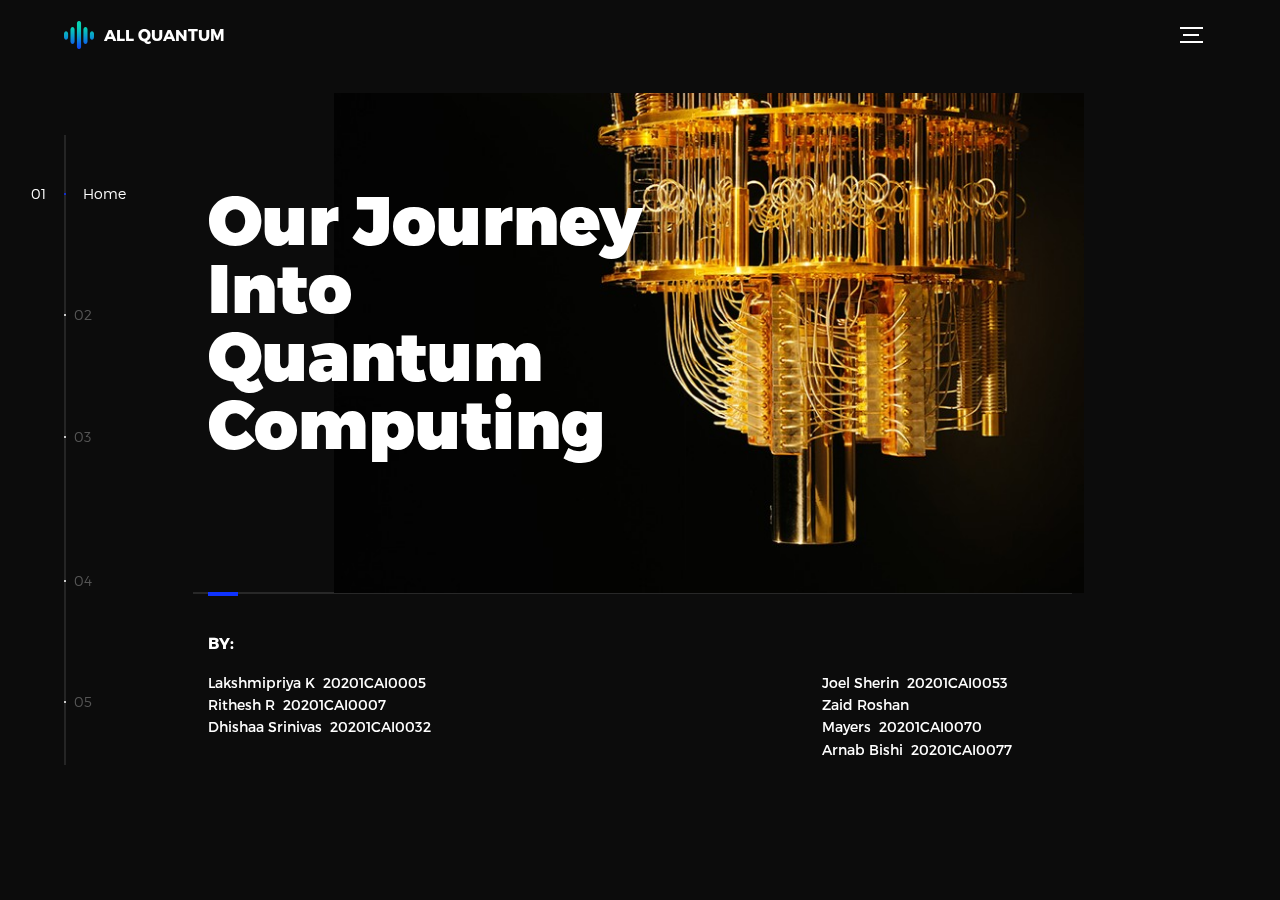
<file: index.html>
<!DOCTYPE html>
<html lang="en">
<head>
  <title>All Quantum</title>
  <meta charset="utf-8">
  <meta name="viewport" content="width=device-width, initial-scale=1">
  <meta http-equiv="X-UA-Compatible" content="IE=edge">
  <meta name="description" content="HTML5 website ">
  <meta name="keywords" content="global, html, sass, jquery">
  <meta name="author" content="Bucky Maler">
  <link rel="stylesheet" href="assets/css/main.css">
</head>
<body>

<!-- notification for small viewports and landscape oriented smartphones -->
<div class="device-notification">
  <a class="device-notification--logo" href="#0">
    <img src="assets/img/logo.png" alt="All Quantum">
    <p>All Quantum</p>
  </a>
  <p class="device-notification--message">Our Blog has so much to offer that we must request you orient your device to portrait or find a larger screen. You won't be disappointed.</p>
</div>

<div class="perspective effect-rotate-left">
  <div class="container"><div class="outer-nav--return"></div>
    <div id="viewport" class="l-viewport">
      <div class="l-wrapper">
        <header class="header">
          <a class="header--logo" href="#0">
            <img src="assets/img/logo.png" alt="All Quantum">
            <p>All Quantum</p>
          </a>
          
          <div class="header--nav-toggle">
            <span></span>
          </div>
        </header>
        <nav class="l-side-nav">
          <ul class="side-nav">
            <li class="is-active"><span>Home</span></li>
            <li><span>Introduction</span></li>
            <li><span>Hardy Paradox</span></li>
            <li><span>Qiskit</span></li>
            <li><span>Applications</span></li>
          </ul>
        </nav>
        <ul class="l-main-content main-content">
          <li class="l-section section section--is-active">
            <div class="intro">
              <div class="intro--banner">
                <h1>Our Journey<br>Into<br>Quantum<br>Computing</h1>
                <img src="img2.jpg" alt="Welcome" height="500px">
              </div>
              <div class="intro--options">
                <a href="#0">
                  <h3>By:</h3>
                  <p>Lakshmipriya K&nbsp;&nbsp;20201CAI0005<br>
                     Rithesh R&nbsp;&nbsp;20201CAI0007<br>
                     Dhishaa Srinivas&nbsp;&nbsp;20201CAI0032<br></p>
                </a>
                <a href="#0">
                  <h3><br></h3>
                  <p>Joel Sherin&nbsp;&nbsp;20201CAI0053<br>
                    Zaid Roshan Mayers&nbsp;&nbsp;20201CAI0070<br>
                    Arnab Bishi&nbsp;&nbsp;20201CAI0077<br></p>
                  </a>
              </div>
            </div>
          </li>
          <li class="l-section section">
            <div class="work">
              <h2>Introduction</h2>
              <div class="work--lockup">
                <p>Hello, fellow readers! Today, we want to share with our my incredible journey into the fascinating world of quantum computing.<br>Over the past few months, we've 
                  dived deep into this field, exploring its intricacies, challenges, and potential applications. In this<br> blog post, we'll provide an overview of what we've learned and reflect 
                  on the overall experience. So, let's get started!</p>
                  <img src="img3.png" height="300px">
                <h2>The Quantum Leap</h2>
                <p>Quantum computing, a revolutionary concept that combines principles from quantum mechanics and computer science, has <br>always intrigued us. From the foundational principles of superposition 
                  and entanglement to the complex algorithms and quantum<br> gates, every aspect of quantum computing is a mind-bending adventure.</p>
                  <p>Throughout our journey, we've explored numerous resources, including the Qiskit Textbook, research papers, and online courses. 
                    These materials have allowed us to grasp the fundamentals of quantum computing, such as qubits, quantum gates, and quantum circuits. Additionally, we've
                     gained an understanding of quantum algorithms, including the famous Shor's algorithm for factoring large numbers and Grover's algorithm for unstructured search problems.</p>
            </div>
          </li>
          <li class="l-section section">
            <div class="about">
              <div class="about--banner">
                <h2 style="font-size: xx-large;">The<br>Hardy<br>Paradox</h2>
                <p style="font-size: small;">While delving into quantum computing, we came across <br>an intriguing puzzle known as the Hardy Paradox. 
                  The <br>Hardy Paradox is a thought experiment that challenges<br> our classical intuition by highlighting the peculiar 
                  behavior <br>of quantum systems. In a nutshell, it demonstrates<br> the concept of non-locality and how <br>two particles can 
                  exhibit seemingly contradictory <br> properties.In my blog post targeted at "someone who loves <br> puzzles," We explain the 
                  Hardy Paradox in an accessible<br> manner,showcasing the wonders of quantum mechanics<br>  through this captivating puzzle.</p>
                  <span>
                    <a href="hardy.html"><button style="color: black; border-radius: 10px;">Learn more!</button></a>
                  </span>
                </a>
                <img src="img4.jpg" alt="About Us" height="560px" width="500px">
              </div>
              
            </div>
          </li>
          <li class="l-section section">
            <div class="work">
              <h2>Contributing to Qiskit Textbook</h2>
              <div class="work--lockup">
                  <img src="img5.jpg" height="300px" width="900px">
                <p font aria-setsize="20%">As we deepened my understanding of quantum computing, we noticed an open issue on the Qiskit Textbook GitHub repository.<br>
                   With excitement and enthusiasm, we decided to contribute to the open-source community by addressing the issue.<br> 
                   After careful research and coding, we proposed a solution and submitted a pull request. It was an empowering experience<br>
                    to actively participate in the development of a resource that had aided me throughout our journey.</p>
                    <span>
                      <a href="app.html"><button style="color: black; border-radius: 10px;">Learn more!</button></a>
                    </span>
            </div>
          </li>
          <li class="l-section section">
            <div class="hire">
              <h2>Exploring the Potential Applications of 
                Quantum Computing</h2>
              <div class="work--lockup">
                  <img src="img6.webp" height="300px" width="700px">
                <p font aria-setsize="20%">One of the most thrilling aspects of quantum computing is its potential for solving complex problems 
                  that are infeasible for classical computers. During our research, we investigated the proposed application of quantum computing
                   in optimizing supply chain management. By leveraging the power of quantum algorithms, it is believed that supply chains can be 
                   optimized more efficiently, reducing costs and increasing overall productivity. However, it's important to be wary of bold 
                   claims and pseudoscience, and thus, in our blog post,we provide a balanced assessment of the advantages we can expect and the 
                   performance requirements we'll need from a quantum computer to achieve such benefits.</p>
                    <span>
                      <a href="app.html"><button style="color: black; border-radius: 10px;">Learn more!</button></a>
                    </span>
            </div>
          </li>
        </ul>
      </div>
    </div>
  </div>
  <ul class="outer-nav">
    <li class="is-active">Home</li>
    <li><span>Introduction</span></li>
            <li><span>Hardy Paradox</span></li>
            <li><span>Qiskit</span></li>
            <li><span>Applications</span></li>
  </ul>
</div>

<script src="https://ajax.googleapis.com/ajax/libs/jquery/2.2.4/jquery.min.js"></script>
<script>window.jQuery || document.write('<script src="assets/js/vendor/jquery-2.2.4.min.js"><\/script>')</script>
<script src="assets/js/functions-min.js"></script>
</body>
</html>
</file>
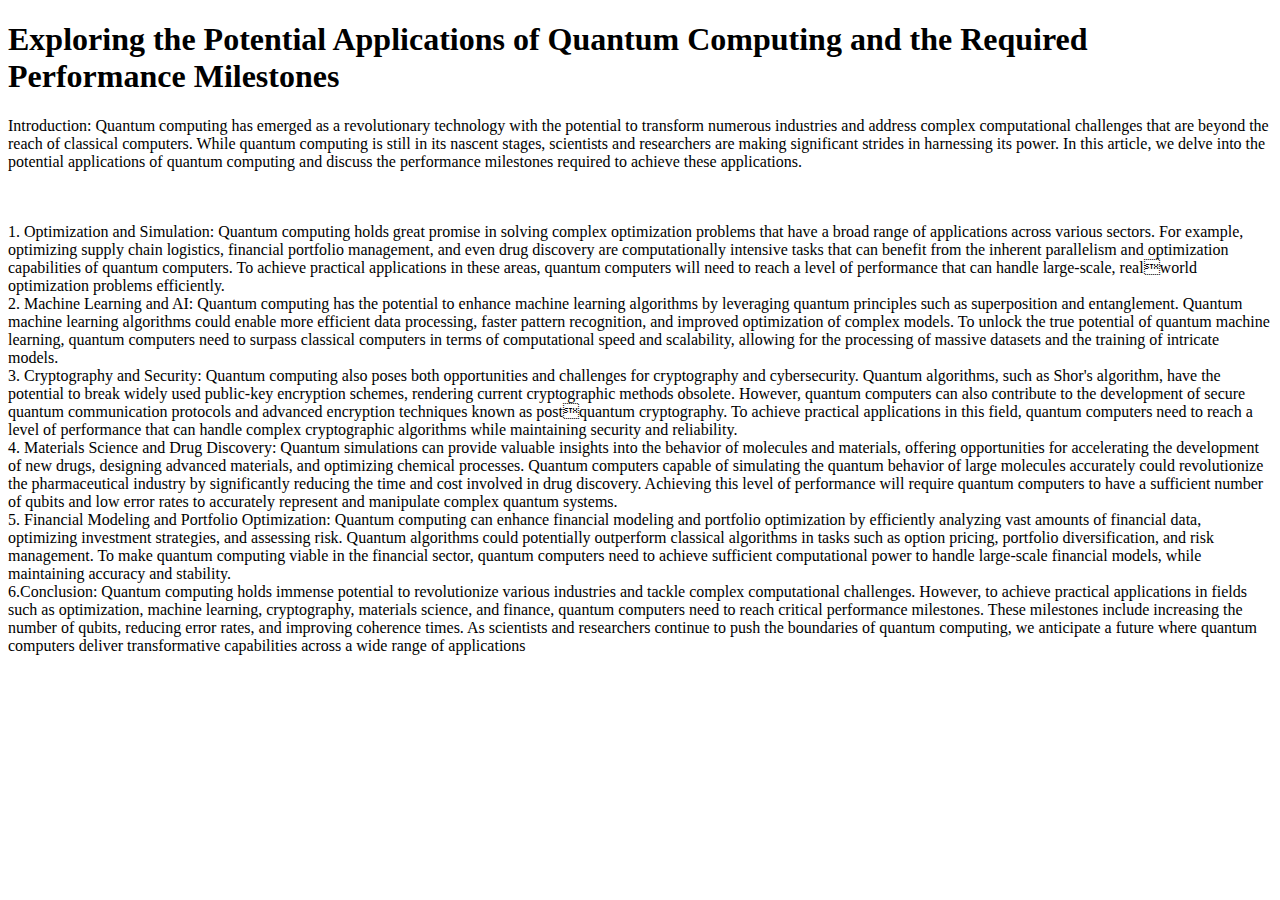
<file: app.html>
<!DOCTYPE html>
<html lang="en">
<head>
    <meta charset="UTF-8">
    <meta http-equiv="X-UA-Compatible" content="IE=edge">
    <meta name="viewport" content="width=device-width, initial-scale=1.0">
    <title>Document</title>
</head>
<body><h1>Exploring the Potential Applications of 
    Quantum Computing and the Required 
    Performance Milestones</h1>
    <p>Introduction: Quantum computing has emerged as a revolutionary technology with the potential to 
        transform numerous industries and address complex computational challenges that are beyond the 
        reach of classical computers. While quantum computing is still in its nascent stages, scientists and 
        researchers are making significant strides in harnessing its power. In this article, we delve into the 
        potential applications of quantum computing and discuss the performance milestones required to 
        achieve these applications.<br><br></p>
        <p><br>1. Optimization and Simulation: Quantum computing holds great promise in solving complex 
            optimization problems that have a broad range of applications across various sectors. For 
            example, optimizing supply chain logistics, financial portfolio management, and even drug 
            discovery are computationally intensive tasks that can benefit from the inherent parallelism and 
            optimization capabilities of quantum computers. To achieve practical applications in these areas, 
            quantum computers will need to reach a level of performance that can handle large-scale, realworld optimization problems efficiently.
            <br>2. Machine Learning and AI: Quantum computing has the potential to enhance machine learning 
            algorithms by leveraging quantum principles such as superposition and entanglement. Quantum 
            machine learning algorithms could enable more efficient data processing, faster pattern 
            recognition, and improved optimization of complex models. To unlock the true potential of 
            quantum machine learning, quantum computers need to surpass classical computers in terms of 
            computational speed and scalability, allowing for the processing of massive datasets and the 
            training of intricate models.
            <br>3. Cryptography and Security: Quantum computing also poses both opportunities and challenges 
            for cryptography and cybersecurity. Quantum algorithms, such as Shor's algorithm, have the 
            potential to break widely used public-key encryption schemes, rendering current cryptographic 
            methods obsolete. However, quantum computers can also contribute to the development of 
            secure quantum communication protocols and advanced encryption techniques known as postquantum cryptography. To achieve practical applications in this field, quantum computers need 
            to reach a level of performance that can handle complex cryptographic algorithms while 
            maintaining security and reliability.
            <br>4. Materials Science and Drug Discovery: Quantum simulations can provide valuable insights into 
            the behavior of molecules and materials, offering opportunities for accelerating the 
            development of new drugs, designing advanced materials, and optimizing chemical processes. 
            Quantum computers capable of simulating the quantum behavior of large molecules accurately 
            could revolutionize the pharmaceutical industry by significantly reducing the time and cost 
            involved in drug discovery. Achieving this level of performance will require quantum computers 
            to have a sufficient number of qubits and low error rates to accurately represent and manipulate 
            complex quantum systems.
            <br>5. Financial Modeling and Portfolio Optimization: Quantum computing can enhance financial 
            modeling and portfolio optimization by efficiently analyzing vast amounts of financial data, 
            optimizing investment strategies, and assessing risk. Quantum algorithms could potentially 
            outperform classical algorithms in tasks such as option pricing, portfolio diversification, and risk 
            management. To make quantum computing viable in the financial sector, quantum computers 
            need to achieve sufficient computational power to handle large-scale financial models, while 
            maintaining accuracy and stability.
            <br>6.Conclusion: Quantum computing holds immense potential to revolutionize various industries and tackle 
            complex computational challenges. However, to achieve practical applications in fields such as 
            optimization, machine learning, cryptography, materials science, and finance, quantum computers need 
            to reach critical performance milestones. These milestones include increasing the number of qubits, 
            reducing error rates, and improving coherence times. As scientists and researchers continue to push the 
            boundaries of quantum computing, we anticipate a future where quantum computers deliver 
            transformative capabilities across a wide range of applications</p>
    </body>
    </html>
</file>
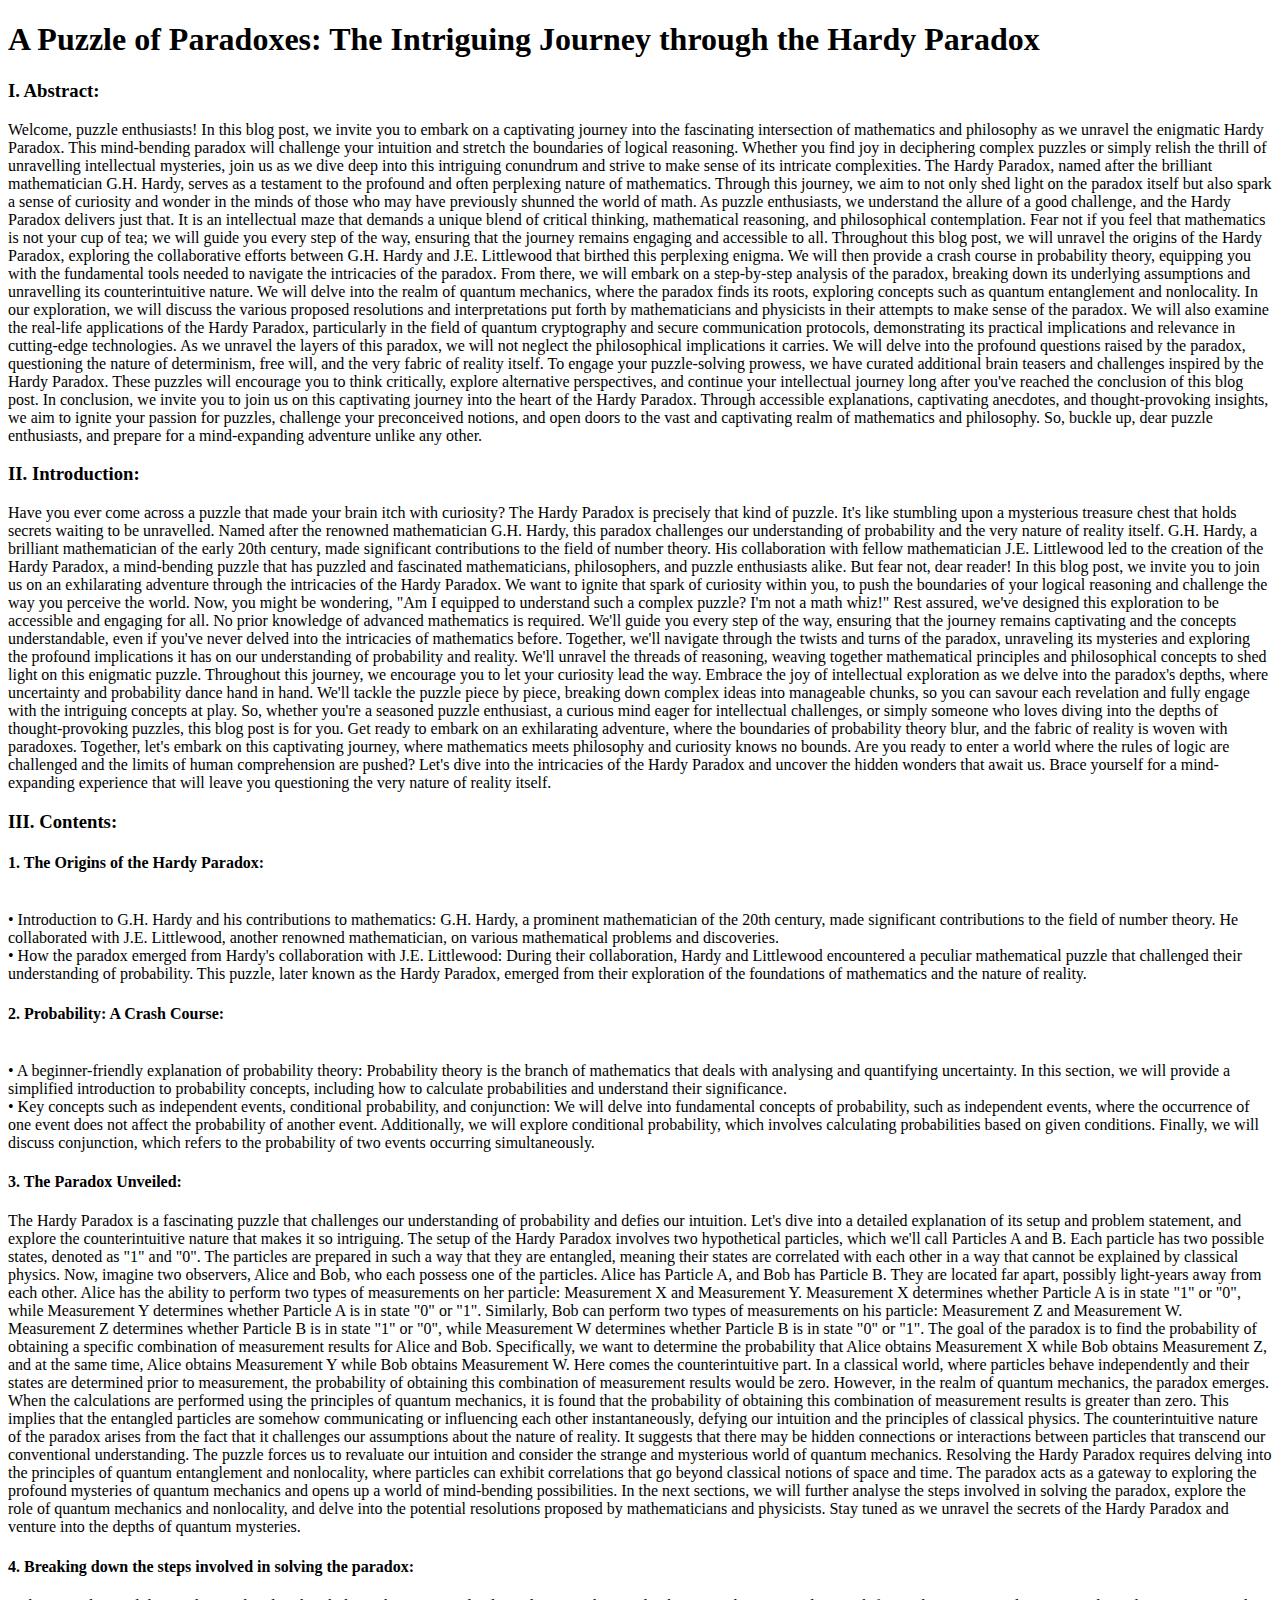
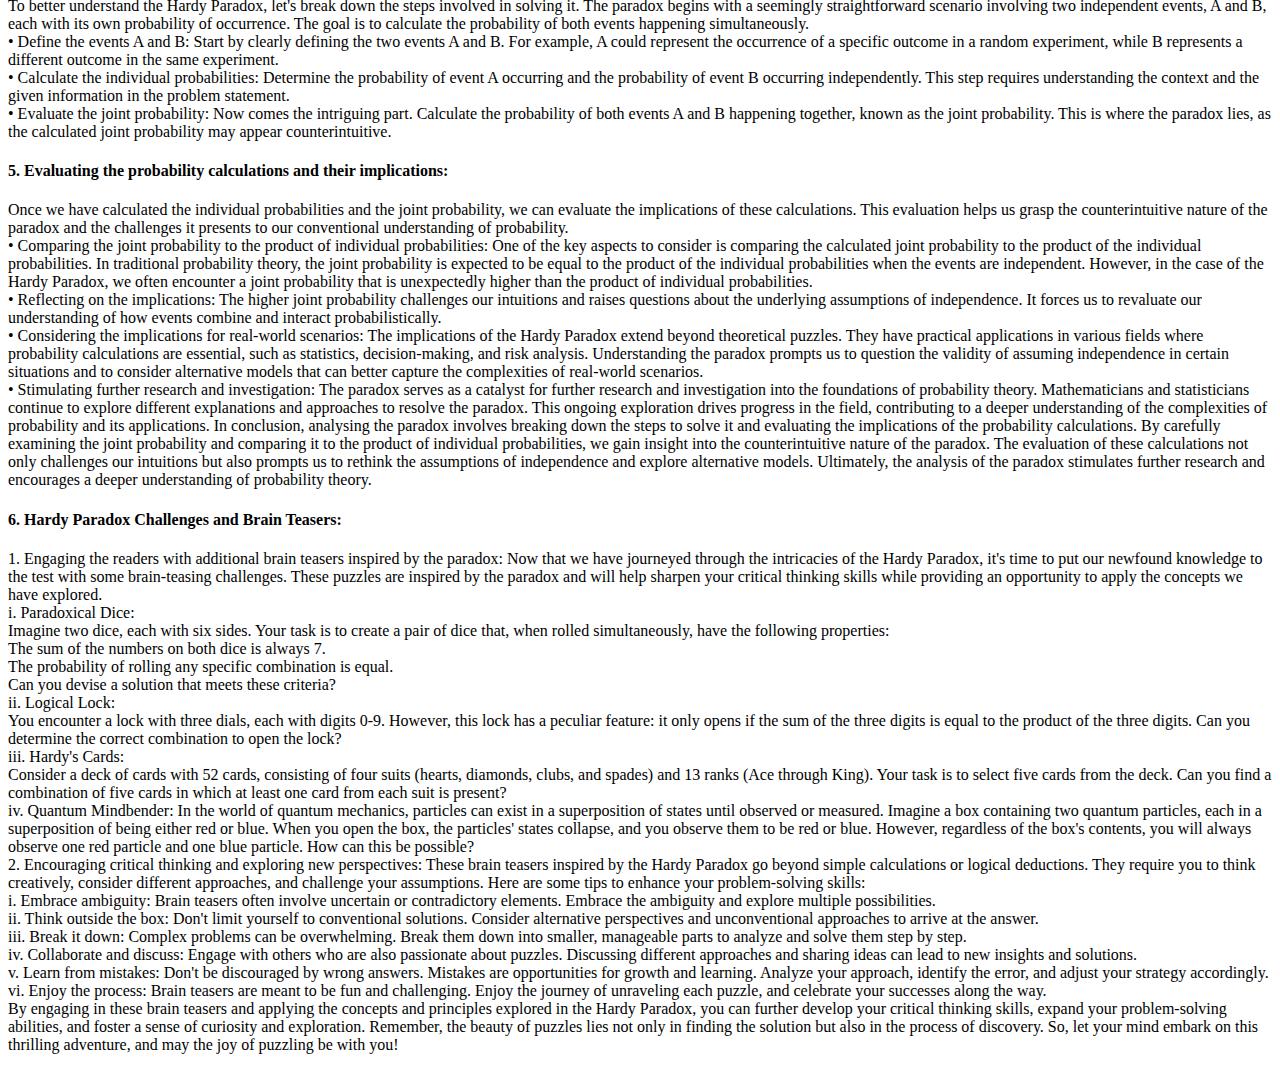
<file: hardy.html>
<!DOCTYPE html>
<html lang="en">
<head>
    <meta charset="UTF-8">
    <meta http-equiv="X-UA-Compatible" content="IE=edge">
    <meta name="viewport" content="width=device-width, initial-scale=1.0">
    <title>Document</title>
</head>
<body>
    <h1>A Puzzle of Paradoxes: The Intriguing Journey through the Hardy Paradox</h1>
    <h3>I.	Abstract:</h3>
    <p>Welcome, puzzle enthusiasts! In this blog post, we invite you to embark on a captivating journey into the fascinating intersection of mathematics and philosophy as we unravel the enigmatic Hardy Paradox. This mind-bending paradox will challenge your intuition and stretch the boundaries of logical reasoning. Whether you find joy in deciphering complex puzzles or simply relish the thrill of unravelling intellectual mysteries, join us as we dive deep into this intriguing conundrum and strive to make sense of its intricate complexities. The Hardy Paradox, named after the brilliant mathematician G.H. Hardy, serves as a testament to the profound and often perplexing nature of mathematics. Through this journey, we aim to not only shed light on the paradox itself but also spark a sense of curiosity and wonder in the minds of those who may have previously shunned the world of math. As puzzle enthusiasts, we understand the allure of a good challenge, and the Hardy Paradox delivers just that. It is an intellectual maze that demands a unique blend of critical thinking, mathematical reasoning, and philosophical contemplation. Fear not if you feel that mathematics is not your cup of tea; we will guide you every step of the way, ensuring that the journey remains engaging and accessible to all. Throughout this blog post, we will unravel the origins of the Hardy Paradox, exploring the collaborative efforts between G.H. Hardy and J.E. Littlewood that birthed this perplexing enigma. We will then provide a crash course in probability theory, equipping you with the fundamental tools needed to navigate the intricacies of the paradox. From there, we will embark on a step-by-step analysis of the paradox, breaking down its underlying assumptions and unravelling its counterintuitive nature. We will delve into the realm of quantum mechanics, where the paradox finds its roots, exploring concepts such as quantum entanglement and nonlocality.

        In our exploration, we will discuss the various proposed resolutions and interpretations put forth by mathematicians and physicists in their attempts to make sense of the paradox. We will also examine the real-life applications of the Hardy Paradox, particularly in the field of quantum cryptography and secure communication protocols, demonstrating its practical implications and relevance in cutting-edge technologies. As we unravel the layers of this paradox, we will not neglect the philosophical implications it carries. We will delve into the profound questions raised by the paradox, questioning the nature of determinism, free will, and the very fabric of reality itself. To engage your puzzle-solving prowess, we have curated additional brain teasers and challenges inspired by the Hardy Paradox. These puzzles will encourage you to think critically, explore alternative perspectives, and continue your intellectual journey long after you've reached the conclusion of this blog post. In conclusion, we invite you to join us on this captivating journey into the heart of the Hardy Paradox. Through accessible explanations, captivating anecdotes, and thought-provoking insights, we aim to ignite your passion for puzzles, challenge your preconceived notions, and open doors to the vast and captivating realm of mathematics and philosophy. So, buckle up, dear puzzle enthusiasts, and prepare for a mind-expanding adventure unlike any other.
        </p>
    <h3>II.	Introduction:</h3></h3>
    <p>Have you ever come across a puzzle that made your brain itch with curiosity? The Hardy Paradox is precisely that kind of puzzle. It's like stumbling upon a mysterious treasure chest that holds secrets waiting to be unravelled. Named after the renowned mathematician G.H. Hardy, this paradox challenges our understanding of probability and the very nature of reality itself. G.H. Hardy, a brilliant mathematician of the early 20th century, made significant contributions to the field of number theory. His collaboration with fellow mathematician J.E. Littlewood led to the creation of the Hardy Paradox, a mind-bending puzzle that has puzzled and fascinated mathematicians, philosophers, and puzzle enthusiasts alike. But fear not, dear reader! In this blog post, we invite you to join us on an exhilarating adventure through the intricacies of the Hardy Paradox. We want to ignite that spark of curiosity within you, to push the boundaries of your logical reasoning and challenge the way you perceive the world. Now, you might be wondering, "Am I equipped to understand such a complex puzzle? I'm not a math whiz!" Rest assured, we've designed this exploration to be accessible and engaging for all. No prior knowledge of advanced mathematics is required. We'll guide you every step of the way, ensuring that the journey remains captivating and the concepts understandable, even if you've never delved into the intricacies of mathematics before. Together, we'll navigate through the twists and turns of the paradox, unraveling its mysteries and exploring the profound implications it has on our understanding of probability and reality. We'll unravel the threads of reasoning, weaving together mathematical principles and philosophical concepts to shed light on this enigmatic puzzle.

        Throughout this journey, we encourage you to let your curiosity lead the way. Embrace the joy of intellectual exploration as we delve into the paradox's depths, where uncertainty and probability dance hand in hand. We'll tackle the puzzle piece by piece, breaking down complex ideas into manageable chunks, so you can savour each revelation and fully engage with the intriguing concepts at play. So, whether you're a seasoned puzzle enthusiast, a curious mind eager for intellectual challenges, or simply someone who loves diving into the depths of thought-provoking puzzles, this blog post is for you. Get ready to embark on an exhilarating adventure, where the boundaries of probability theory blur, and the fabric of reality is woven with paradoxes. Together, let's embark on this captivating journey, where mathematics meets philosophy and curiosity knows no bounds. Are you ready to enter a world where the rules of logic are challenged and the limits of human comprehension are pushed? Let's dive into the intricacies of the Hardy Paradox and uncover the hidden wonders that await us. Brace yourself for a mind-expanding experience that will leave you questioning the very nature of reality itself.
        </p>
    <h3>III.	Contents:</h3>
    <h4>1. The Origins of the Hardy Paradox:</h4>
    <p><br>•	Introduction to G.H. Hardy and his contributions to mathematics: G.H. Hardy, a prominent mathematician of the 20th century, made significant contributions to the field of number theory. He collaborated with J.E. Littlewood, another renowned mathematician, on various mathematical problems and discoveries.
       <br>•	How the paradox emerged from Hardy's collaboration with J.E. Littlewood: During their collaboration, Hardy and Littlewood encountered a peculiar mathematical puzzle that challenged their understanding of probability. This puzzle, later known as the Hardy Paradox, emerged from their exploration of the foundations of mathematics and the nature of reality.
    </p>
    <h4>2. Probability: A Crash Course:</h4>
    <p><br>•	A beginner-friendly explanation of probability theory: Probability theory is the branch of mathematics that deals with analysing and quantifying uncertainty. In this section, we will provide a simplified introduction to probability concepts, including how to calculate probabilities and understand their significance.
       <br>•	Key concepts such as independent events, conditional probability, and conjunction: We will delve into fundamental concepts of probability, such as independent events, where the occurrence of one event does not affect the probability of another event. Additionally, we will explore conditional probability, which involves calculating probabilities based on given conditions. Finally, we will discuss conjunction, which refers to the probability of two events occurring simultaneously.
    </p>
    <h4>3. The Paradox Unveiled:</h4>
    <p>The Hardy Paradox is a fascinating puzzle that challenges our understanding of probability and defies our intuition. Let's dive into a detailed explanation of its setup and problem statement, and explore the counterintuitive nature that makes it so intriguing. The setup of the Hardy Paradox involves two hypothetical particles, which we'll call Particles A and B. Each particle has two possible states, denoted as "1" and "0". The particles are prepared in such a way that they are entangled, meaning their states are correlated with each other in a way that cannot be explained by classical physics. Now, imagine two observers, Alice and Bob, who each possess one of the particles. Alice has Particle A, and Bob has Particle B. They are located far apart, possibly light-years away from each other. Alice has the ability to perform two types of measurements on her particle: Measurement X and Measurement Y. Measurement X determines whether Particle A is in state "1" or "0", while Measurement Y determines whether Particle A is in state "0" or "1". Similarly, Bob can perform two types of measurements on his particle: Measurement Z and Measurement W. Measurement Z determines whether Particle B is in state "1" or "0", while Measurement W determines whether Particle B is in state "0" or "1". The goal of the paradox is to find the probability of obtaining a specific combination of measurement results for Alice and Bob. Specifically, we want to determine the probability that Alice obtains Measurement X while Bob obtains Measurement Z, and at the same time, Alice obtains Measurement Y while Bob obtains Measurement W.
        Here comes the counterintuitive part. In a classical world, where particles behave independently and their states are determined prior to measurement, the probability of obtaining this combination of measurement results would be zero. However, in the realm of quantum mechanics, the paradox emerges. When the calculations are performed using the principles of quantum mechanics, it is found that the probability of obtaining this combination of measurement results is greater than zero. This implies that the entangled particles are somehow communicating or influencing each other instantaneously, defying our intuition and the principles of classical physics. The counterintuitive nature of the paradox arises from the fact that it challenges our assumptions about the nature of reality. It suggests that there may be hidden connections or interactions between particles that transcend our conventional understanding. The puzzle forces us to revaluate our intuition and consider the strange and mysterious world of quantum mechanics. Resolving the Hardy Paradox requires delving into the principles of quantum entanglement and nonlocality, where particles can exhibit correlations that go beyond classical notions of space and time. The paradox acts as a gateway to exploring the profound mysteries of quantum mechanics and opens up a world of mind-bending possibilities. In the next sections, we will further analyse the steps involved in solving the paradox, explore the role of quantum mechanics and nonlocality, and delve into the potential resolutions proposed by mathematicians and physicists. Stay tuned as we unravel the secrets of the Hardy Paradox and venture into the depths of quantum mysteries.
    </p>
    <h4>4. Breaking down the steps involved in solving the paradox:</h4>
    <p> To better understand the Hardy Paradox, let's break down the steps involved in solving it. The paradox begins with a seemingly straightforward scenario involving two independent events, A and B, each with its own probability of occurrence. The goal is to calculate the probability of both events happening simultaneously.
        <br>•	Define the events A and B:  Start by clearly defining the two events A and B. For example, A could represent the occurrence of a specific outcome in a random experiment, while B represents a different outcome in the same experiment.
        <br>•	Calculate the individual probabilities: Determine the probability of event A occurring and the probability of event B occurring independently. This step requires understanding the context and the given information in the problem statement.
        <br>•	Evaluate the joint probability:  Now comes the intriguing part. Calculate the probability of both events A and B happening together, known as the joint probability. This is where the paradox lies, as the calculated joint probability may appear counterintuitive.
    </p>
    <h4>5. Evaluating the probability calculations and their implications:</h4>
    <p>Once we have calculated the individual probabilities and the joint probability, we can evaluate the implications of these calculations. This evaluation helps us grasp the counterintuitive nature of the paradox and the challenges it presents to our conventional understanding of probability.
        <br>•	Comparing the joint probability to the product of individual probabilities:  One of the key aspects to consider is comparing the calculated joint probability to the product of the individual probabilities. In traditional probability theory, the joint probability is expected to be equal to the product of the individual probabilities when the events are independent. However, in the case of the Hardy Paradox, we often encounter a joint probability that is unexpectedly higher than the product of individual probabilities.
        <br>•	Reflecting on the implications: The higher joint probability challenges our intuitions and raises questions about the underlying assumptions of independence. It forces us to revaluate our understanding of how events combine and interact probabilistically.
        <br>•	Considering the implications for real-world scenarios: The implications of the Hardy Paradox extend beyond theoretical puzzles. They have practical applications in various fields where probability calculations are essential, such as statistics, decision-making, and risk analysis. Understanding the paradox prompts us to question the validity of assuming independence in certain situations and to consider alternative models that can better capture the complexities of real-world scenarios.
        <br>•	Stimulating further research and investigation: The paradox serves as a catalyst for further research and investigation into the foundations of probability theory. Mathematicians and statisticians continue to explore different explanations and approaches to resolve the paradox. This ongoing exploration drives progress in the field, contributing to a deeper understanding of the complexities of probability and its applications.
        In conclusion, analysing the paradox involves breaking down the steps to solve it and evaluating the implications of the probability calculations. By carefully examining the joint probability and comparing it to the product of individual probabilities, we gain insight into the counterintuitive nature of the paradox. The evaluation of these calculations not only challenges our intuitions but also prompts us to rethink the assumptions of independence and explore alternative models. Ultimately, the analysis of the paradox stimulates further research and encourages a deeper understanding of probability theory.
        </p>
    <h4>6. Hardy Paradox Challenges and Brain Teasers:</h4>
    <p>1.	Engaging the readers with additional brain teasers inspired by the paradox: Now that we have journeyed through the intricacies of the Hardy Paradox, it's time to put our newfound knowledge to the test with some brain-teasing challenges. These puzzles are inspired by the paradox and will help sharpen your critical thinking skills while providing an opportunity to apply the concepts we have explored.
        <br>i.	Paradoxical Dice:
        <br>Imagine two dice, each with six sides. Your task is to create a pair of dice that, when rolled simultaneously, have the following properties:
        <br>The sum of the numbers on both dice is always 7.
        <br>The probability of rolling any specific combination is equal.
        <br>Can you devise a solution that meets these criteria?
        <br>ii.	Logical Lock:
        <br>You encounter a lock with three dials, each with digits 0-9. However, this lock has a peculiar feature: it only opens if the sum of the three digits is equal to the product of the three digits. Can you determine the correct combination to open the lock?
        <br>iii.	Hardy's Cards:
        <br>Consider a deck of cards with 52 cards, consisting of four suits (hearts, diamonds, clubs, and spades) and 13 ranks (Ace through King). Your task is to select five cards from the deck. Can you find a combination of five cards in which at least one card from each suit is present?
        <br>iv.	Quantum Mindbender: In the world of quantum mechanics, particles can exist in a superposition of states until observed or measured. Imagine a box containing two quantum particles, each in a superposition of being either red or blue. When you open the box, the particles' states collapse, and you observe them to be red or blue. However, regardless of the box's contents, you will always observe one red particle and one blue particle. How can this be possible?
        
        <br>2.	Encouraging critical thinking and exploring new perspectives: These brain teasers inspired by the Hardy Paradox go beyond simple calculations or logical deductions. They require you to think creatively, consider different approaches, and challenge your assumptions. Here are some tips to enhance your problem-solving skills:
        
        <br>i.	Embrace ambiguity: Brain teasers often involve uncertain or contradictory elements. Embrace the ambiguity and explore multiple possibilities.
        
        <br>ii.	Think outside the box: Don't limit yourself to conventional solutions. Consider alternative perspectives and unconventional approaches to arrive at the answer.
        
        <br>iii.	Break it down: Complex problems can be overwhelming. Break them down into smaller, manageable parts to analyze and solve them step by step.
        
        <br>iv.	Collaborate and discuss: Engage with others who are also passionate about puzzles. Discussing different approaches and sharing ideas can lead to new insights and solutions.
        
        <br>v.	Learn from mistakes: Don't be discouraged by wrong answers. Mistakes are opportunities for growth and learning. Analyze your approach, identify the error, and adjust your strategy accordingly.
        
        <br>vi.	Enjoy the process: Brain teasers are meant to be fun and challenging. Enjoy the journey of unraveling each puzzle, and celebrate your successes along the way.
        <br>By engaging in these brain teasers and applying the concepts and principles explored in the Hardy Paradox, you can further develop your critical thinking skills, expand your problem-solving abilities, and foster a sense of curiosity and exploration. Remember, the beauty of puzzles lies not only in finding the solution but also in the process of discovery. So, let your mind embark on this thrilling adventure, and may the joy of puzzling be with you!
        </p>
</body>
</html>
</file>
<file: assets/css/main.css>
@font-face {
  font-family: "Montserrat";
  src: url("fonts/Montserrat-Black.eot");
  src: local("☺"), url("fonts/Montserrat-Black.woff") format("woff"),
    url("fonts/Montserrat-Black.ttf") format("truetype"),
    url("fonts/Montserrat-Black.svg") format("svg");
  font-weight: 900;
  font-style: normal;
}
@font-face {
  font-family: "Montserrat";
  src: url("fonts/Montserrat-Bold.eot");
  src: local("☺"), url("fonts/Montserrat-Bold.woff") format("woff"),
    url("fonts/Montserrat-Bold.ttf") format("truetype"),
    url("fonts/Montserrat-Bold.svg") format("svg");
  font-weight: 700;
  font-style: normal;
}
@font-face {
  font-family: "Montserrat";
  src: url("fonts/Montserrat-Regular.eot");
  src: local("☺"), url("fonts/Montserrat-Regular.woff") format("woff"),
    url("fonts/Montserrat-Regular.ttf") format("truetype"),
    url("fonts/Montserrat-Regular.svg") format("svg");
  font-weight: 400;
  font-style: normal;
}
@font-face {
  font-family: "Montserrat";
  src: url("fonts/Montserrat-Light.eot");
  src: local("☺"), url("fonts/Montserrat-Light.woff") format("woff"),
    url("fonts/Montserrat-Light.ttf") format("truetype"),
    url("fonts/Montserrat-Light.svg") format("svg");
  font-weight: 300;
  font-style: normal;
} /*! normalize.css v3.0.2 | MIT License | git.io/normalize */
html {
  font-family: sans-serif;
  -ms-text-size-adjust: 100%;
  -webkit-text-size-adjust: 100%;
}
body {
  margin: 0;
}
article,
aside,
details,
figcaption,
figure,
footer,
header,
hgroup,
main,
menu,
nav,
section,
summary {
  display: block;
}
audio,
canvas,
progress,
video {
  display: inline-block;
  vertical-align: baseline;
}
audio:not([controls]) {
  display: none;
  height: 0;
}
[hidden],
template {
  display: none;
}
a {
  background-color: transparent;
}
a:active,
a:hover {
  outline: 0;
}
abbr[title] {
  border-bottom: 1px dotted;
}
b,
strong {
  font-weight: bold;
}
dfn {
  font-style: italic;
}
h1 {
  font-size: 2em;
  margin: 0.67em 0;
}
mark {
  background: #ff0;
  color: #000;
}
small {
  font-size: 80%;
}
sub,
sup {
  font-size: 75%;
  line-height: 0;
  position: relative;
  vertical-align: baseline;
}
sup {
  top: -0.5em;
}
sub {
  bottom: -0.25em;
}
img {
  border: 0;
}
svg:not(:root) {
  overflow: hidden;
}
figure {
  margin: 1em 40px;
}
hr {
  box-sizing: content-box;
  height: 0;
}
pre {
  overflow: auto;
}
code,
kbd,
pre,
samp {
  font-family: monospace, monospace;
  font-size: 1em;
}
button,
input,
optgroup,
select,
textarea {
  color: inherit;
  font: inherit;
  margin: 0;
}
button {
  overflow: visible;
}
button,
select {
  text-transform: none;
}
button,
html input[type="button"],
input[type="reset"],
input[type="submit"] {
  -webkit-appearance: button;
  cursor: pointer;
}
button[disabled],
html input[disabled] {
  cursor: default;
}
button::-moz-focus-inner,
input::-moz-focus-inner {
  border: 0;
  padding: 0;
}
input {
  line-height: normal;
}
input[type="checkbox"],
input[type="radio"] {
  box-sizing: border-box;
  padding: 0;
}
input[type="number"]::-webkit-inner-spin-button,
input[type="number"]::-webkit-outer-spin-button {
  height: auto;
}
input[type="search"] {
  -webkit-appearance: textfield;
  box-sizing: content-box;
}
input[type="search"]::-webkit-search-cancel-button,
input[type="search"]::-webkit-search-decoration {
  -webkit-appearance: none;
}
fieldset {
  border: 1px solid #c0c0c0;
  margin: 0 2px;
  padding: 0.35em 0.625em 0.75em;
}
legend {
  border: 0;
  padding: 0;
}
textarea {
  overflow: auto;
}
optgroup {
  font-weight: bold;
}
table {
  border-collapse: collapse;
  border-spacing: 0;
}
td,
th {
  padding: 0;
}
::-moz-selection {
  background: #fff498;
}
::selection {
  background: #fff498;
}
::-moz-selection {
  background: #fff498;
}
img::-moz-selection {
  background: transparent;
}
img::selection {
  background: transparent;
}
img::-moz-selection {
  background: transparent;
}
body {
  -webkit-tap-highlight-color: #fff498;
}
body {
  background-color: #0c0c0c;
  font-size: 14px;
  line-height: 1.6;
  font-family: "Montserrat", sans-serif;
  color: #fff;
  -webkit-font-smoothing: antialiased;
  -webkit-text-size-adjust: 100%;
}
.l-viewport {
  position: relative;
  width: 100%;
  height: 100vh;
  box-shadow: 0 0 45px 5px rgba(0, 0, 0, 0.85);
  overflow: hidden;
}
.l-wrapper {
  position: relative;
  width: 1440px;
  max-width: 90%;
  height: 100%;
  margin: 0 auto;
}
.l-side-nav {
  position: absolute;
  left: 0;
  display: -webkit-box;
  display: -webkit-flex;
  display: -ms-flexbox;
  display: flex;
  height: 100%;
  -webkit-box-align: center;
  -webkit-align-items: center;
  -ms-flex-align: center;
  align-items: center;
}
.l-side-nav::before {
  content: "";
  position: absolute;
  top: 50%;
  left: 0;
  -webkit-transform: translateY(-50%);
  transform: translateY(-50%);
  width: 2px;
  height: 70%;
  max-height: 750px;
  background-color: #555;
  opacity: 0.35;
  z-index: 10;
}
@media (max-width: 1180px) {
  .l-side-nav {
    display: none;
  }
}
.l-main-content {
  position: relative;
  width: 100%;
  height: 100%;
  margin: 0;
  padding: 0;
  list-style: none;
}
.l-section {
  position: absolute;
  width: 100%;
  height: 100%;
}
.device-notification {
  display: none;
  position: fixed;
  top: 0;
  left: 0;
  width: 100%;
  height: 100%;
  -webkit-box-orient: vertical;
  -webkit-box-direction: normal;
  -webkit-flex-direction: column;
  -ms-flex-direction: column;
  flex-direction: column;
  -webkit-box-align: center;
  -webkit-align-items: center;
  -ms-flex-align: center;
  -ms-grid-row-align: center;
  align-items: center;
  -webkit-box-pack: center;
  -webkit-justify-content: center;
  -ms-flex-pack: center;
  justify-content: center;
  background-color: #0c0c0c;
  z-index: 12;
}
.device-notification--logo {
  display: -webkit-box;
  display: -webkit-flex;
  display: -ms-flexbox;
  display: flex;
  -webkit-box-align: center;
  -webkit-align-items: center;
  -ms-flex-align: center;
  align-items: center;
  text-decoration: none;
  color: #fff;
}
.device-notification--logo p {
  margin: 0 0 0 10px;
  font-size: 16px;
  font-weight: 700;
  text-transform: uppercase;
}
.device-notification--message {
  width: 70%;
  margin: 30px 0 0 0;
  font-weight: 700;
  text-align: center;
}
@media (max-width: 767px) and (min-width: 601px) and (max-height: 680px) {
  .device-notification {
    display: -webkit-box;
    display: -webkit-flex;
    display: -ms-flexbox;
    display: flex;
  }
}
@media (max-width: 600px) and (min-width: 480px) and (max-height: 580px) {
  .device-notification {
    display: -webkit-box;
    display: -webkit-flex;
    display: -ms-flexbox;
    display: flex;
  }
}
@media (max-width: 736px) and (min-width: 360px) and (orientation: landscape) {
  .device-notification {
    display: -webkit-box;
    display: -webkit-flex;
    display: -ms-flexbox;
    display: flex;
  }
}
@media (max-width: 359px) {
  .device-notification {
    display: -webkit-box;
    display: -webkit-flex;
    display: -ms-flexbox;
    display: flex;
  }
}
.section {
  opacity: 0;
  visibility: hidden;
  -webkit-transition: opacity 0.4s ease-in-out, visibility 0s 0.4s;
  transition: opacity 0.4s ease-in-out, visibility 0s 0.4s;
}
.section--is-active {
  opacity: 1;
  visibility: visible;
  z-index: 1;
  -webkit-transition: opacity 0.4s ease-in-out 0.4s;
  transition: opacity 0.4s ease-in-out 0.4s;
}
.section--next {
  -webkit-transform: translateY(-45px);
  transform: translateY(-45px);
  -webkit-transition: -webkit-transform 0.4s ease-in-out;
  transition: -webkit-transform 0.4s ease-in-out;
  transition: transform 0.4s ease-in-out;
  transition: transform 0.4s ease-in-out, -webkit-transform 0.4s ease-in-out;
}
.section--prev {
  -webkit-transform: translateY(45px);
  transform: translateY(45px);
  -webkit-transition: -webkit-transform 0.4s ease-in-out;
  transition: -webkit-transform 0.4s ease-in-out;
  transition: transform 0.4s ease-in-out;
  transition: transform 0.4s ease-in-out, -webkit-transform 0.4s ease-in-out;
}
.header {
  position: absolute;
  top: 0;
  left: 0;
  display: -webkit-box;
  display: -webkit-flex;
  display: -ms-flexbox;
  display: flex;
  width: 100%;
  height: 70px;
  -webkit-box-align: center;
  -webkit-align-items: center;
  -ms-flex-align: center;
  align-items: center;
  -webkit-box-pack: justify;
  -webkit-justify-content: space-between;
  -ms-flex-pack: justify;
  justify-content: space-between;
  z-index: 10;
}
.header--logo {
  display: -webkit-box;
  display: -webkit-flex;
  display: -ms-flexbox;
  display: flex;
  -webkit-box-align: center;
  -webkit-align-items: center;
  -ms-flex-align: center;
  align-items: center;
  text-decoration: none;
  color: #fff;
}
.header--logo p {
  margin: 0 0 0 10px;
  font-size: 16px;
  font-weight: 700;
  text-transform: uppercase;
}
.header--nav-toggle {
  display: -webkit-box;
  display: -webkit-flex;
  display: -ms-flexbox;
  display: flex;
  width: 50px;
  height: 50px;
  -webkit-box-orient: vertical;
  -webkit-box-direction: normal;
  -webkit-flex-direction: column;
  -ms-flex-direction: column;
  flex-direction: column;
  -webkit-box-align: center;
  -webkit-align-items: center;
  -ms-flex-align: center;
  align-items: center;
  -webkit-box-pack: center;
  -webkit-justify-content: center;
  -ms-flex-pack: center;
  justify-content: center;
  cursor: pointer;
}
.header--nav-toggle span,
.header--nav-toggle::before,
.header--nav-toggle::after {
  content: "";
  position: relative;
  width: 16px;
  height: 2px;
  background-color: #fff;
}
.header--nav-toggle::before {
  bottom: 5px;
  width: 23px;
}
.header--nav-toggle::after {
  top: 5px;
  width: 23px;
}
.header--cta {
  position: absolute;
  top: 50%;
  left: 50%;
  -webkit-transform: translate(-50%, -50%);
  transform: translate(-50%, -50%);
  padding: 0 20px;
  line-height: 30px;
  text-decoration: none;
  color: #fff;
  font-weight: 700;
  text-transform: uppercase;
  background-color: #0f33ff;
  border: none;
  opacity: 0;
  visibility: hidden;
  -webkit-transition: opacity 0.4s ease-in-out, visibility 0s 0.4s;
  transition: opacity 0.4s ease-in-out, visibility 0s 0.4s;
}
.header--cta:focus {
  outline: none;
}
.header--cta.is-active {
  opacity: 1;
  visibility: visible;
  -webkit-transition: opacity 0.4s ease-in-out 0.4s;
  transition: opacity 0.4s ease-in-out 0.4s;
}
@media (max-width: 767px) {
  .header--cta {
    display: none;
  }
}
.side-nav {
  position: relative;
  display: -webkit-box;
  display: -webkit-flex;
  display: -ms-flexbox;
  display: flex;
  width: 100px;
  height: 70%;
  max-height: 750px;
  -webkit-box-orient: vertical;
  -webkit-box-direction: normal;
  -webkit-flex-direction: column;
  -ms-flex-direction: column;
  flex-direction: column;
  -webkit-justify-content: space-around;
  -ms-flex-pack: distribute;
  justify-content: space-around;
  margin: 0;
  padding: 0;
  list-style-position: inside;
  z-index: 10;
}
.side-nav > li {
  position: relative;
  top: -5px;
  color: #fff;
  font-size: 6px;
  cursor: pointer;
}
.side-nav > li span {
  position: relative;
  top: 3px;
  left: 10px;
  color: #fff;
  font-size: 14px;
  font-weight: 300;
  opacity: 0;
  visibility: hidden;
}
.side-nav > li::before {
  position: absolute;
  top: 3px;
  left: 10px;
  color: #555;
  font-size: 14px;
  font-weight: 300;
}
.side-nav li:nth-child(1)::before {
  content: "01";
}
.side-nav li:nth-child(2)::before {
  content: "02";
}
.side-nav li:nth-child(3)::before {
  content: "03";
}
.side-nav li:nth-child(4)::before {
  content: "04";
}
.side-nav li:nth-child(5)::before {
  content: "05";
}
.side-nav li.is-active {
  color: #0f33ff;
  -webkit-transition: color 0.4s ease-in-out;
  transition: color 0.4s ease-in-out;
}
.side-nav li.is-active span {
  opacity: 1;
  visibility: visible;
  -webkit-transition: opacity 0.4s ease-in-out;
  transition: opacity 0.4s ease-in-out;
}
.side-nav li.is-active::before {
  left: -33px;
  color: #fff;
}
.intro {
  position: relative;
  display: -webkit-box;
  display: -webkit-flex;
  display: -ms-flexbox;
  display: flex;
  width: 900px;
  max-width: 75%;
  height: 100%;
  -webkit-box-orient: vertical;
  -webkit-box-direction: normal;
  -webkit-flex-direction: column;
  -ms-flex-direction: column;
  flex-direction: column;
  -webkit-box-pack: center;
  -webkit-justify-content: center;
  -ms-flex-pack: center;
  justify-content: center;
  margin: 0 auto;
}
@media (max-width: 1180px) {
  .intro {
    max-width: 100%;
  }
}
.intro--banner {
  position: relative;
  height: 475px;
}
.intro--banner::before {
  content: "";
  position: absolute;
  bottom: 20px;
  left: -15px;
  right: 0;
  height: 2px;
  background-color: #282828;
}
.intro--banner::after {
  content: "";
  position: absolute;
  bottom: 18px;
  left: 0;
  width: 30px;
  height: 4px;
  background-color: #0f33ff;
}
.intro--banner h1 {
  position: relative;
  font-size: 68px;
  font-weight: 900;
  line-height: 1;
  z-index: 1;
}
.intro--banner button {
  position: relative;
  padding: 5px 17px 5px 12px;
  font-weight: 700;
  text-transform: uppercase;
  background-color: transparent;
  border: none;
}
.intro--banner button .btn-background {
  position: absolute;
  top: 0;
  left: 23px;
  right: 0;
  height: 100%;
  background-color: #0f33ff;
  z-index: -1;
  -webkit-transition: left 0.2s ease-in-out;
  transition: left 0.2s ease-in-out;
}
.intro--banner button:hover .btn-background {
  left: 0;
}
.intro--banner button:focus {
  outline: none;
}
.intro--banner button svg {
  position: relative;
  left: 5px;
  width: 15px;
  fill: #fff;
}
.intro--banner img {
  position: absolute;
  bottom: 21px;
  right: -12px;
}
.intro--options {
  display: -webkit-box;
  display: -webkit-flex;
  display: -ms-flexbox;
  display: flex;
  -webkit-box-pack: justify;
  -webkit-justify-content: space-between;
  -ms-flex-pack: justify;
  justify-content: space-between;
  margin: 0;
  padding: 0;
  list-style: none;
}
.intro--options > a {
  max-width: 250px;
  text-decoration: none;
  color: white;
  -webkit-transition: color 0.2s ease-in-out;
  transition: color 0.2s ease-in-out;
}
.intro--options > a:hover {
  color: rgb(68, 68, 68);
}
.intro--options h3 {
  font-size: 16px;
  text-transform: uppercase;
}
.intro--options p {
  margin-bottom: 0;
}
@media (max-width: 900px) {
  .intro--banner {
    height: 380px;
  }
  .intro--banner h1 {
    font-size: 55px;
  }
  .intro--banner img {
    width: 430px;
  }
  .intro--options > a {
    margin-right: 30px;
  }
  .intro--options > a:last-child {
    margin-right: 0;
  }
}
@media (max-width: 767px) {
  .intro--banner {
    height: 305px;
  }
  .intro--banner h1 {
    font-size: 44px;
  }
  .intro--banner img {
    width: 330px;
  }
  .intro--options {
    display: block;
  }
  .intro--options > a {
    display: block;
    max-width: 100%;
    margin: 0 0 30px 0;
  }
  .intro--options > a:last-child {
    margin-bottom: 0;
  }
}
@media (max-width: 600px) {
  .intro--banner {
    height: 360px;
  }
  .intro--banner h1 {
    font-size: 55px;
  }
  .intro--banner img {
    display: none;
  }
}
@media (max-width: 600px) and (max-height: 750px) {
  .intro--banner {
    height: auto;
  }
  .intro--banner::before,
  .intro--banner::after {
    display: none;
  }
  .intro--banner h1 {
    margin-top: 0;
  }
  .intro--options {
    display: none;
  }
}
.work {
  position: relative;
  display: -webkit-box;
  display: -webkit-flex;
  display: -ms-flexbox;
  display: flex;
  width: 960px;
  max-width: 80%;
  height: 100%;
  -webkit-box-orient: vertical;
  -webkit-box-direction: normal;
  -webkit-flex-direction: column;
  -ms-flex-direction: column;
  flex-direction: column;
  -webkit-box-pack: center;
  -webkit-justify-content: center;
  -ms-flex-pack: center;
  justify-content: center;
  margin: 0 auto;
}
@media (max-width: 1180px) {
  .work {
    max-width: 100%;
  }
}
.work h2 {
  margin: 0 0 20px 0;
  font-size: 30px;
  text-align: center;
}
.work--lockup {
  position: relative;
}
.work--lockup .slider {
  position: relative;
  display: -webkit-box;
  display: -webkit-flex;
  display: -ms-flexbox;
  display: flex;
  width: 80%;
  margin: 0 auto;
  padding: 0;
  list-style: none;
}
.work--lockup .slider--item {
  position: absolute;
  display: none;
  text-align: center;
}
.work--lockup .slider--item a {
  text-decoration: none;
  color: #858585;
}
.work--lockup .slider--item-title {
  margin-top: 10px;
  font-size: 12px;
  font-weight: 700;
  text-transform: uppercase;
}
.work--lockup .slider--item-description {
  display: none;
  max-width: 250px;
  margin: 0 auto;
}
.work--lockup .slider--item-image {
  width: 150px;
  height: 150px;
  margin: 0 auto;
  border-radius: 50%;
  overflow: hidden;
}
.work--lockup .slider--item-image img {
  width: 100%;
}
.work--lockup .slider--item-left {
  top: 50%;
  left: 0;
  -webkit-transform: translateY(-50%);
  transform: translateY(-50%);
  display: block;
}
.work--lockup .slider--item-right {
  top: 50%;
  right: 0;
  -webkit-transform: translateY(-50%);
  transform: translateY(-50%);
  display: block;
}
.work--lockup .slider--item-center {
  position: relative;
  top: 30px;
  left: 50%;
  -webkit-transform: translateX(-50%);
  transform: translateX(-50%);
  display: block;
}
.work--lockup .slider--item-center a {
  color: #fff;
}
.work--lockup .slider--item-center .slider--item-title {
  margin-top: 25px;
  font-size: 16px;
}
.work--lockup .slider--item-center .slider--item-description {
  display: block;
}
.work--lockup .slider--item-center .slider--item-image {
  width: 300px;
  height: 300px;
}
.work--lockup .slider--next,
.work--lockup .slider--prev {
  position: absolute;
  top: 160px;
  display: -webkit-box;
  display: -webkit-flex;
  display: -ms-flexbox;
  display: flex;
  width: 50px;
  height: 50px;
  -webkit-box-align: center;
  -webkit-align-items: center;
  -ms-flex-align: center;
  align-items: center;
  -webkit-box-pack: center;
  -webkit-justify-content: center;
  -ms-flex-pack: center;
  justify-content: center;
  background-color: #282828;
  border-radius: 50%;
  cursor: pointer;
}
.work--lockup .slider--next svg,
.work--lockup .slider--prev svg {
  width: 20px;
  fill: #fff;
}
.work--lockup .slider--next {
  right: 0;
}
.work--lockup .slider--prev {
  left: 0;
}
@media (max-width: 900px) {
  .work--lockup .slider--item-image {
    width: 120px;
    height: 120px;
  }
  .work--lockup .slider--item-center .slider--item-image {
    width: 240px;
    height: 240px;
  }
  .work--lockup .slider--next,
  .work--lockup .slider--prev {
    top: 130px;
  }
}
@media (max-width: 767px) {
  .work--lockup .slider {
    width: 75%;
  }
  .work--lockup .slider--item-image {
    width: 90px;
    height: 90px;
  }
  .work--lockup .slider--item-center .slider--item-image {
    width: 190px;
    height: 190px;
  }
  .work--lockup .slider--next,
  .work--lockup .slider--prev {
    top: 105px;
  }
}
@media (max-width: 600px) {
  .work--lockup .slider {
    width: auto;
  }
  .work--lockup .slider--item-left,
  .work--lockup .slider--item-right {
    display: none;
  }
}
.about {
  position: relative;
  display: -webkit-box;
  display: -webkit-flex;
  display: -ms-flexbox;
  display: flex;
  width: 900px;
  max-width: 75%;
  height: 100%;
  -webkit-box-orient: vertical;
  -webkit-box-direction: normal;
  -webkit-flex-direction: column;
  -ms-flex-direction: column;
  flex-direction: column;
  -webkit-box-pack: center;
  -webkit-justify-content: center;
  -ms-flex-pack: center;
  justify-content: center;
  margin: 0 auto;
}
@media (max-width: 1180px) {
  .about {
    max-width: 100%;
  }
}
.about--banner {
  position: relative;
  height: 475px;
}
.about--banner::before {
  content: "";
  position: absolute;
  top: 20px;
  left: 200px;
  -webkit-transform: rotate(-25deg);
  transform: rotate(-25deg);
  border: 5px solid #0f33ff;
  border-right-color: transparent;
  border-bottom-color: transparent;
}
.about--banner::after {
  content: "";
  position: absolute;
  top: 75px;
  left: 400px;
  -webkit-transform: rotate(45deg);
  transform: rotate(45deg);
  width: 10px;
  height: 10px;
  background-color: #0f33ff;
}
.about--banner h2 {
  position: relative;
  margin-top: 35px;
  font-size: 68px;
  font-weight: 900;
  line-height: 1;
  z-index: 1;
}
.about--banner h2::before {
  content: "";
  position: absolute;
  top: 60px;
  left: 268px;
  width: 30px;
  height: 30px;
  background-color: #0f33ff;
  border-radius: 50%;
}
.about--banner h2::after {
  content: "";
  position: absolute;
  top: 255px;
  left: 255px;
  width: 10px;
  height: 10px;
  background-color: #0f33ff;
}
.about--banner a {
  padding: 5px 17px 5px 0;
  text-decoration: none;
  color: #fff;
  font-weight: 700;
  text-transform: uppercase;
  background-color: transparent;
}
.about--banner a:hover svg {
  left: 10px;
}
.about--banner a svg {
  position: relative;
  left: 5px;
  width: 15px;
  fill: #fff;
  -webkit-transition: left 0.2s ease-in-out;
  transition: left 0.2s ease-in-out;
}
.about--banner img {
  position: absolute;
  bottom: -90px;
  right: -12px;
}
.about--options {
  display: -webkit-box;
  display: -webkit-flex;
  display: -ms-flexbox;
  display: flex;
  max-width: 600px;
  -webkit-box-pack: justify;
  -webkit-justify-content: space-between;
  -ms-flex-pack: justify;
  justify-content: space-between;
  margin: 0;
  padding: 0;
  list-style: none;
}
.about--options > a {
  position: relative;
  width: 150px;
  height: 75px;
  text-decoration: none;
  color: #fff;
  border: 10px solid #0f33ff;
  background-position: center;
  background-size: cover;
  background-repeat: no-repeat;
}
.about--options > a:nth-child(1) {
  background-image: url("../img/about-winners.jpg");
}
.about--options > a:nth-child(2) {
  background-image: url("../img/about-philosophy.jpg");
}
.about--options > a:nth-child(3) {
  background-image: url("../img/about-history.jpg");
}
.about--options > a:hover h3 {
  bottom: -50px;
}
.about--options h3 {
  position: absolute;
  bottom: -38px;
  left: 10px;
  font-size: 16px;
  text-transform: uppercase;
  -webkit-transition: bottom 0.2s ease-in-out, left 0.2s ease-in-out;
  transition: bottom 0.2s ease-in-out, left 0.2s ease-in-out;
}
@media (max-width: 767px) {
  .about--banner {
    height: 305px;
  }
  .about--banner::before {
    top: 0;
    left: 125px;
  }
  .about--banner::after {
    top: 35px;
    left: 260px;
  }
  .about--banner h2 {
    margin-top: 10px;
    font-size: 44px;
  }
  .about--banner h2::before {
    top: 28px;
    left: 168px;
  }
  .about--banner h2::after {
    top: 163px;
    left: 163px;
  }
  .about--banner img {
    width: 315px;
  }
}
@media (max-width: 600px) {
  .about--banner {
    height: auto;
  }
  .about--banner::before {
    left: 155px;
  }
  .about--banner::after {
    left: 310px;
  }
  .about--banner h2 {
    margin-top: 0;
    font-size: 55px;
  }
  .about--banner h2::before {
    top: 43px;
    left: 214px;
  }
  .about--banner h2::after {
    top: 205px;
    left: 205px;
  }
  .about--banner img {
    display: none;
  }
  .about--options {
    display: none;
  }
}
.contact {
  position: fixed;
  top: 0;
  left: 0;
  width: 100%;
  height: 100%;
  background-image: url("../img/contact-visual.png");
  background-position: center;
  background-size: cover;
  background-repeat: no-repeat;
}
.contact--lockup {
  position: relative;
  display: -webkit-box;
  display: -webkit-flex;
  display: -ms-flexbox;
  display: flex;
  width: 900px;
  max-width: 75%;
  height: 100%;
  -webkit-box-align: center;
  -webkit-align-items: center;
  -ms-flex-align: center;
  align-items: center;
  -webkit-box-pack: end;
  -webkit-justify-content: flex-end;
  -ms-flex-pack: end;
  justify-content: flex-end;
  margin: 0 auto;
}
@media (max-width: 1180px) {
  .contact--lockup {
    max-width: 90%;
  }
}
@media (max-width: 767px) {
  .contact--lockup {
    -webkit-box-pack: center;
    -webkit-justify-content: center;
    -ms-flex-pack: center;
    justify-content: center;
  }
}
.contact--lockup .modal {
  padding: 45px 45px;
  text-align: center;
  background-color: #0c0c0c;
  box-shadow: 0 0 30px 0 rgba(0, 0, 0, 0.75);
}
.contact--lockup .modal--information p,
.contact--lockup .modal--information a {
  display: block;
  margin: 14px 0;
  text-decoration: none;
  color: #fff;
  font-weight: 700;
}
.contact--lockup .modal--information p {
  margin-top: 0;
}
.contact--lockup .modal--options {
  margin: 0;
  padding: 0;
  list-style: none;
}
.contact--lockup .modal--options > li {
  width: 130px;
  margin: 0 auto 25px auto;
}
.contact--lockup .modal--options li:nth-child(1) {
  background-color: #1769ff;
}
.contact--lockup .modal--options li:nth-child(2) {
  background-color: #ea4c89;
}
.contact--lockup .modal--options li:nth-child(3) {
  margin-bottom: 0;
  background-color: #0f33ff;
  text-transform: uppercase;
}
.contact--lockup .modal--options a {
  display: block;
  width: 100%;
  padding: 8px 0;
  text-decoration: none;
  color: #fff;
  font-weight: 700;
}
.hire {
  position: relative;
  display: -webkit-box;
  display: -webkit-flex;
  display: -ms-flexbox;
  display: flex;
  width: 700px;
  max-width: 75%;
  height: 100%;
  -webkit-box-orient: vertical;
  -webkit-box-direction: normal;
  -webkit-flex-direction: column;
  -ms-flex-direction: column;
  flex-direction: column;
  -webkit-box-pack: center;
  -webkit-justify-content: center;
  -ms-flex-pack: center;
  justify-content: center;
  margin: 0 auto;
}
@media (max-width: 1180px) {
  .hire {
    max-width: 100%;
  }
}
.hire h2 {
  margin: 0 0 20px 0;
  font-size: 30px;
  text-align: center;
}
.work-request {
  display: -webkit-box;
  display: -webkit-flex;
  display: -ms-flexbox;
  display: flex;
  width: 100%;
  -webkit-box-orient: vertical;
  -webkit-box-direction: normal;
  -webkit-flex-direction: column;
  -ms-flex-direction: column;
  flex-direction: column;
  -webkit-box-align: center;
  -webkit-align-items: center;
  -ms-flex-align: center;
  align-items: center;
  color: #fff;
}
.work-request input[type="submit"] {
  width: 400px;
  max-width: 100%;
  line-height: 50px;
  font-size: 16px;
  font-weight: 700;
  text-transform: uppercase;
  background-color: #0f33ff;
  border: none;
  border-radius: 0;
}
.work-request input[type="submit"]:focus {
  outline: none;
}
.work-request--options {
  display: -webkit-box;
  display: -webkit-flex;
  display: -ms-flexbox;
  display: flex;
  width: 100%;
  -webkit-box-orient: vertical;
  -webkit-box-direction: normal;
  -webkit-flex-direction: column;
  -ms-flex-direction: column;
  flex-direction: column;
  -webkit-box-align: center;
  -webkit-align-items: center;
  -ms-flex-align: center;
  align-items: center;
  margin: 30px 0;
}
.work-request--options .options-a {
  display: -webkit-box;
  display: -webkit-flex;
  display: -ms-flexbox;
  display: flex;
  width: 100%;
  -webkit-box-pack: justify;
  -webkit-justify-content: space-between;
  -ms-flex-pack: justify;
  justify-content: space-between;
}
.work-request--options .options-b {
  display: -webkit-box;
  display: -webkit-flex;
  display: -ms-flexbox;
  display: flex;
  width: 72%;
  -webkit-flex-wrap: wrap;
  -ms-flex-wrap: wrap;
  flex-wrap: wrap;
  -webkit-justify-content: space-around;
  -ms-flex-pack: distribute;
  justify-content: space-around;
}
.work-request--options label {
  display: block;
  width: 200px;
  margin-bottom: 30px;
  line-height: 50px;
  font-size: 16px;
  font-weight: 700;
  text-align: center;
  border: 2px solid #fff;
  cursor: pointer;
  -webkit-transition: background-color 0.2s ease-in-out,
    border-color 0.2s ease-in-out;
  transition: background-color 0.2s ease-in-out, border-color 0.2s ease-in-out;
}
.work-request--options label svg {
  position: relative;
  left: -5px;
  width: 0;
  fill: #fff;
  -webkit-transition: width 0.2s ease-in-out;
  transition: width 0.2s ease-in-out;
}
.work-request--options input[type="checkbox"] {
  display: none;
}
.work-request--options input[type="checkbox"]:checked + label {
  background-color: #0f33ff;
  border-color: #0f33ff;
}
.work-request--options input[type="checkbox"]:checked + label svg {
  width: 15px;
}
.work-request--information {
  display: -webkit-box;
  display: -webkit-flex;
  display: -ms-flexbox;
  display: flex;
  width: 100%;
  -webkit-box-pack: justify;
  -webkit-justify-content: space-between;
  -ms-flex-pack: justify;
  justify-content: space-between;
  margin-bottom: 60px;
}
.work-request--information .information-name,
.work-request--information .information-email {
  position: relative;
  width: 45%;
  height: 50px;
  font-size: 30px;
  font-weight: 300;
}
.work-request--information input[type="text"],
.work-request--information input[type="email"] {
  width: 100%;
  padding: 0 0 5px 0;
  background-color: transparent;
  border: none;
  border-bottom: 1px solid #fff;
  border-radius: 0;
}
.work-request--information input[type="text"]:focus,
.work-request--information input[type="email"]:focus {
  outline: none;
  background-color: #0c0c0c;
}
.work-request--information label {
  position: absolute;
  top: 0;
  left: 0;
  pointer-events: none;
  -webkit-transition: top 0.2s ease-in-out, font-size 0.2s ease-in-out;
  transition: top 0.2s ease-in-out, font-size 0.2s ease-in-out;
}
.work-request--information input:focus + label,
.work-request--information input.has-value + label {
  top: -15px;
  font-size: 14px;
}
@media (max-width: 767px) {
  .work-request--options {
    -webkit-box-orient: horizontal;
    -webkit-box-direction: normal;
    -webkit-flex-direction: row;
    -ms-flex-direction: row;
    flex-direction: row;
    -webkit-justify-content: space-around;
    -ms-flex-pack: distribute;
    justify-content: space-around;
  }
  .work-request--options .options-a,
  .work-request--options .options-b {
    display: block;
    width: auto;
  }
}
@media (max-width: 600px) {
  .work-request--options {
    margin: 20px 0;
  }
}
@media (max-width: 600px) and (max-width: 415px) {
  .work-request--options {
    -webkit-box-pack: justify;
    -webkit-justify-content: space-between;
    -ms-flex-pack: justify;
    justify-content: space-between;
  }
}
@media (max-width: 600px) {
  .work-request--options label {
    width: 150px;
    margin-bottom: 15px;
    font-size: 14px;
  }
  .work-request--options input[type="checkbox"]:checked + label svg {
    width: 12px;
  }
  .work-request--information {
    margin-bottom: 30px;
  }
  .work-request--information .information-name,
  .work-request--information .information-email {
    height: 40px;
    font-size: 24px;
  }
}
.perspective {
  position: relative;
  width: 100%;
  height: 100%;
  overflow: hidden;
}
.perspective--modalview {
  position: fixed;
  -webkit-perspective: 1500px;
  perspective: 1500px;
}
.container {
  position: relative;
  -webkit-transform: translateZ(0) translateX(0) rotateY(0deg);
  transform: translateZ(0) translateX(0) rotateY(0deg);
  min-height: 100%;
  outline: 30px solid #0f33ff;
  -webkit-transition: -webkit-transform 0.4s;
  transition: -webkit-transform 0.4s;
  transition: transform 0.4s;
  transition: transform 0.4s, -webkit-transform 0.4s;
}
.modalview .container {
  position: absolute;
  width: 100%;
  height: 100%;
  overflow: hidden;
  -webkit-backface-visibility: hidden;
  backface-visibility: hidden;
}
.effect-rotate-left .container {
  -webkit-transform-origin: 0% 50%;
  transform-origin: 0% 50%;
  -webkit-transition: -webkit-transform 0.4s;
  transition: -webkit-transform 0.4s;
  transition: transform 0.4s;
  transition: transform 0.4s, -webkit-transform 0.4s;
}
.effect-rotate-left--animate .container {
  -webkit-transform: translateZ(-1800px) translateX(-50%) rotateY(45deg);
  transform: translateZ(-1800px) translateX(-50%) rotateY(45deg);
  outline: 30px solid #0f33ff;
}
.outer-nav {
  position: absolute;
  top: 50%;
  left: 55%;
  -webkit-transform: translateY(-50%);
  transform: translateY(-50%);
  -webkit-transform-style: preserve-3d;
  transform-style: preserve-3d;
  margin: 0;
  padding: 0;
  list-style: none;
  text-align: center;
  visibility: hidden;
  -webkit-transition: visibility 0s 0.2s;
  transition: visibility 0s 0.2s;
}
.outer-nav.is-vis {
  visibility: visible;
}
.outer-nav--return {
  position: absolute;
  top: 0;
  left: 0;
  width: 100%;
  height: 100%;
  display: none;
  cursor: pointer;
  z-index: 11;
}
.outer-nav--return.is-vis {
  display: block;
}
.outer-nav > li {
  -webkit-transform-style: preserve-3d;
  transform-style: preserve-3d;
  -webkit-transform: translateX(350px) translateZ(-1000px);
  transform: translateX(350px) translateZ(-1000px);
  font-size: 55px;
  font-weight: 900;
  opacity: 0;
  cursor: pointer;
  -webkit-transition: opacity 0.2s, -webkit-transform 0.2s;
  transition: opacity 0.2s, -webkit-transform 0.2s;
  transition: transform 0.2s, opacity 0.2s;
  transition: transform 0.2s, opacity 0.2s, -webkit-transform 0.2s;
}
.outer-nav > li.is-vis {
  -webkit-transform: translateX(0) translateZ(0);
  transform: translateX(0) translateZ(0);
  opacity: 1;
  -webkit-transition: opacity 0.4s, -webkit-transform 0.4s;
  transition: opacity 0.4s, -webkit-transform 0.4s;
  transition: transform 0.4s, opacity 0.4s;
  transition: transform 0.4s, opacity 0.4s, -webkit-transform 0.4s;
}
.outer-nav > li::before {
  content: "";
  position: absolute;
  top: 50%;
  left: 50%;
  -webkit-transform: translate(-50%, -25%);
  transform: translate(-50%, -25%);
  width: 110%;
  height: 15px;
  opacity: 0;
  background-color: #0f33ff;
}
.outer-nav > li.is-active::before {
  opacity: 1;
}
@media (max-width: 767px) {
  .outer-nav > li {
    font-size: 44px;
  }
}
@media (max-width: 600px) {
  .outer-nav > li {
    font-size: 34px;
  }
}
.outer-nav li.is-vis:nth-child(2) {
  -webkit-transition-delay: 0.04s;
  transition-delay: 0.04s;
}
.outer-nav li.is-vis:nth-child(3) {
  -webkit-transition-delay: 0.08s;
  transition-delay: 0.08s;
}
.outer-nav li.is-vis:nth-child(4) {
  -webkit-transition-delay: 0.12s;
  transition-delay: 0.12s;
}
.outer-nav li.is-vis:nth-child(5) {
  -webkit-transition-delay: 0.16s;
  transition-delay: 0.16s;
}
</file>
